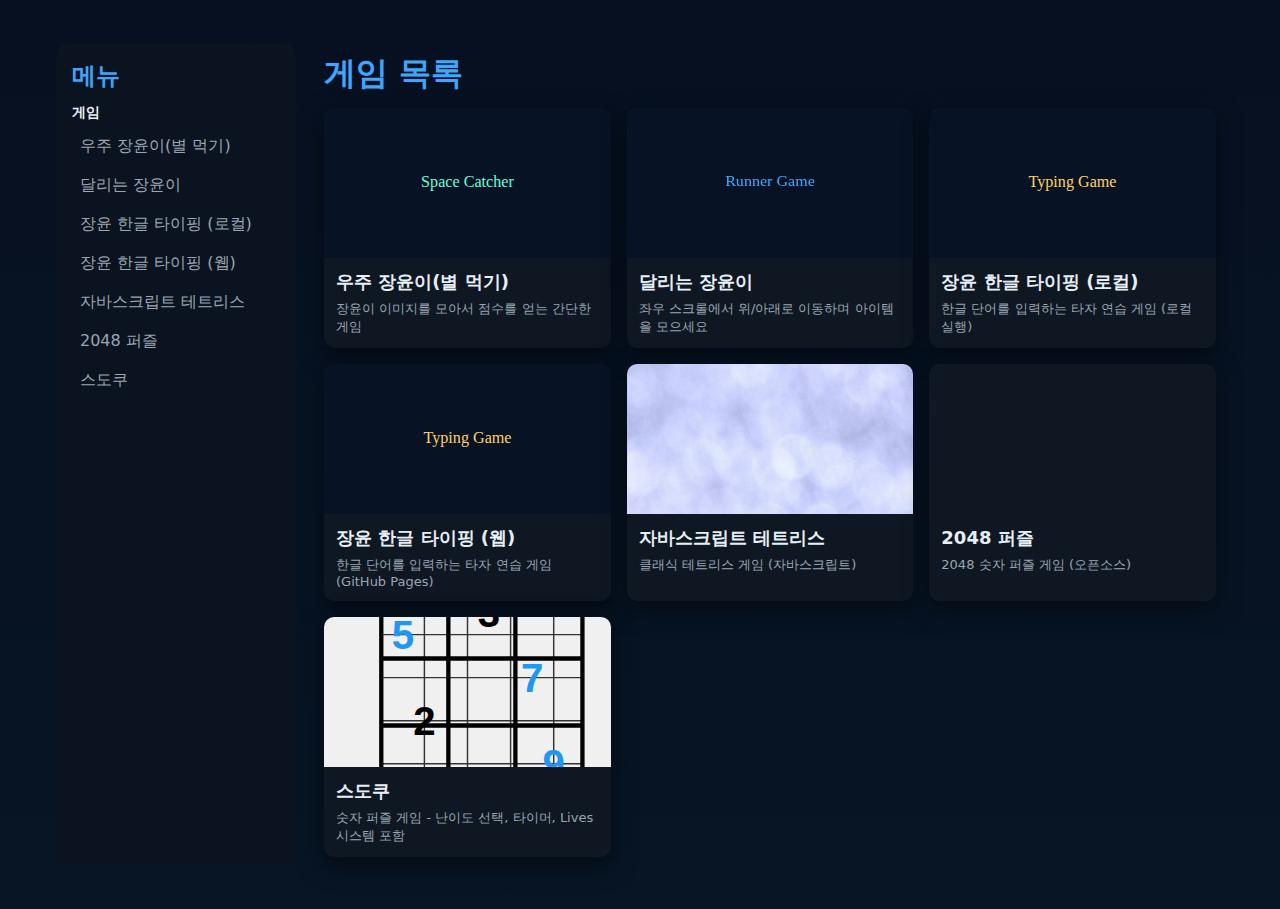
<file: index.html>
<!DOCTYPE html>
<html lang="ko">
<head>
  <meta charset="UTF-8" />
  <meta name="viewport" content="width=device-width, initial-scale=1" />
  <title>장 갓 디 스</title>
  <link rel="stylesheet" href="styles.css" />
</head>
<body>
  <div class="container">
    <nav class="sidebar">
      <h2>메뉴</h2>
      <!-- 메뉴 항목 추가 가능 -->
    </nav>
    <main class="content">
      <h1>게임 목록</h1>
      <div id="gameGrid" class="game-grid"></div>
    </main>
  </div>

  <script src="script.js"></script>
</body>
</html>
</file>
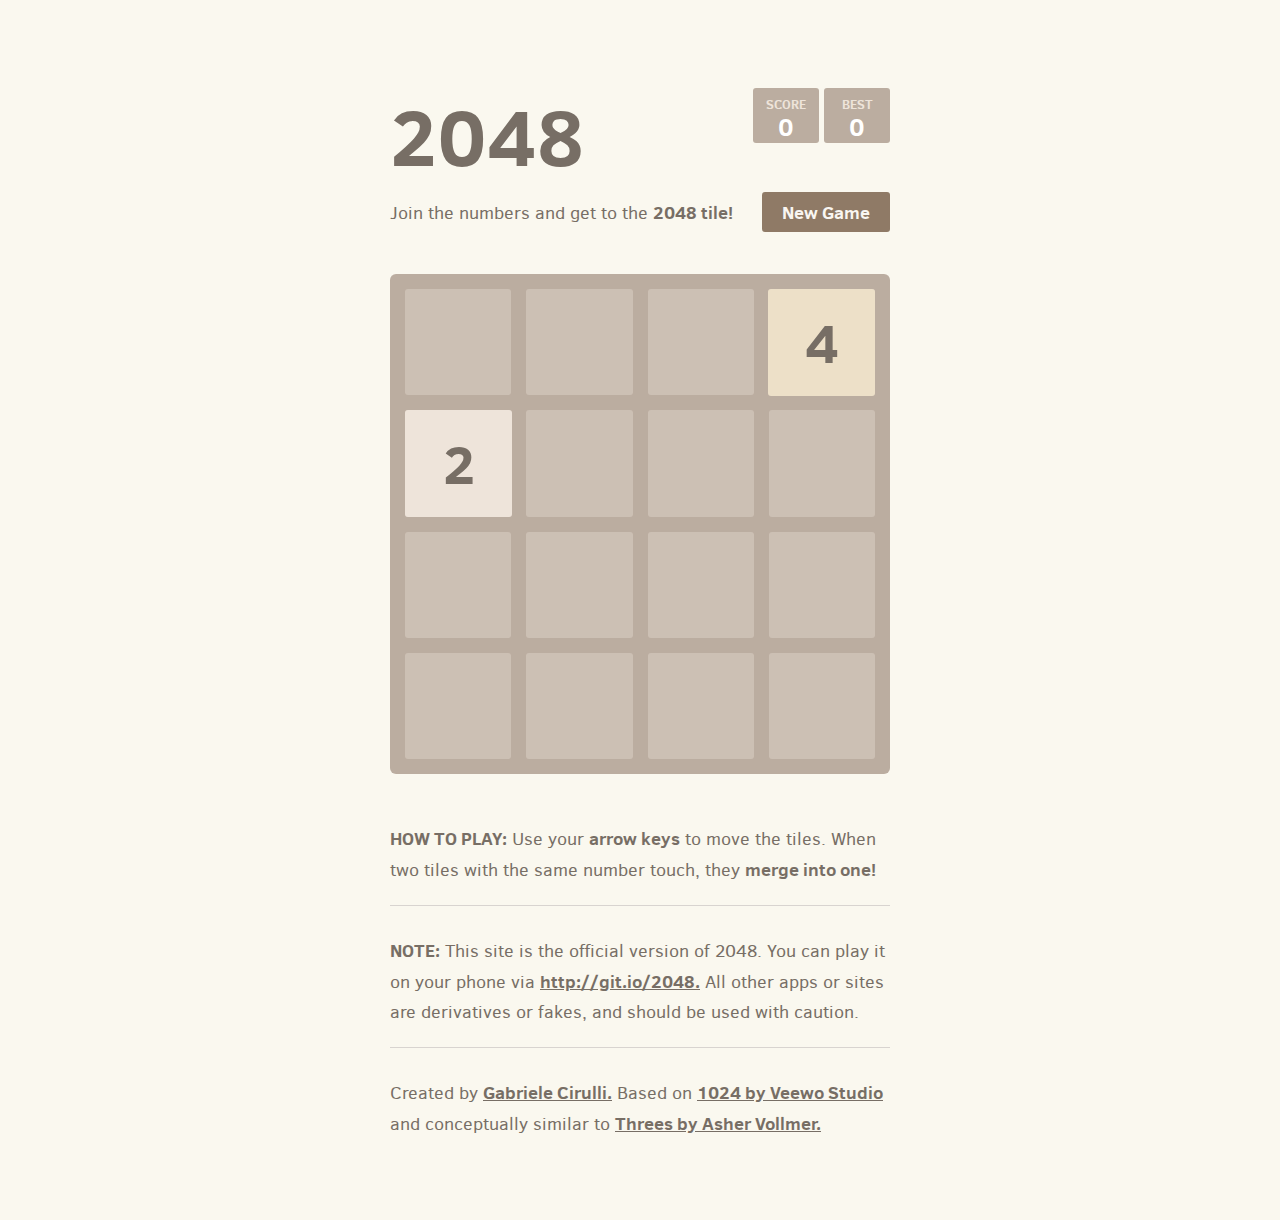
<file: 2048/index.html>
<!DOCTYPE html>
<html>
<head>
  <meta charset="utf-8">
  <title>2048</title>

  <link href="style/main.css" rel="stylesheet" type="text/css">
  <link rel="shortcut icon" href="favicon.ico">
  <link rel="apple-touch-icon" href="meta/apple-touch-icon.png">
  <link rel="apple-touch-startup-image" href="meta/apple-touch-startup-image-640x1096.png" media="(device-width: 320px) and (device-height: 568px) and (-webkit-device-pixel-ratio: 2)"> <!-- iPhone 5+ -->
  <link rel="apple-touch-startup-image" href="meta/apple-touch-startup-image-640x920.png"  media="(device-width: 320px) and (device-height: 480px) and (-webkit-device-pixel-ratio: 2)"> <!-- iPhone, retina -->
  <meta name="apple-mobile-web-app-capable" content="yes">
  <meta name="apple-mobile-web-app-status-bar-style" content="black">

  <meta name="HandheldFriendly" content="True">
  <meta name="MobileOptimized" content="320">
  <meta name="viewport" content="width=device-width, target-densitydpi=160dpi, initial-scale=1.0, maximum-scale=1, user-scalable=no, minimal-ui">
</head>
<body>
  <div class="container">
    <div class="heading">
      <h1 class="title">2048</h1>
      <div class="scores-container">
        <div class="score-container">0</div>
        <div class="best-container">0</div>
      </div>
    </div>

    <div class="above-game">
      <p class="game-intro">Join the numbers and get to the <strong>2048 tile!</strong></p>
      <a class="restart-button">New Game</a>
    </div>

    <div class="game-container">
      <div class="game-message">
        <p></p>
        <div class="lower">
	        <a class="keep-playing-button">Keep going</a>
          <a class="retry-button">Try again</a>
        </div>
      </div>

      <div class="grid-container">
        <div class="grid-row">
          <div class="grid-cell"></div>
          <div class="grid-cell"></div>
          <div class="grid-cell"></div>
          <div class="grid-cell"></div>
        </div>
        <div class="grid-row">
          <div class="grid-cell"></div>
          <div class="grid-cell"></div>
          <div class="grid-cell"></div>
          <div class="grid-cell"></div>
        </div>
        <div class="grid-row">
          <div class="grid-cell"></div>
          <div class="grid-cell"></div>
          <div class="grid-cell"></div>
          <div class="grid-cell"></div>
        </div>
        <div class="grid-row">
          <div class="grid-cell"></div>
          <div class="grid-cell"></div>
          <div class="grid-cell"></div>
          <div class="grid-cell"></div>
        </div>
      </div>

      <div class="tile-container">

      </div>
    </div>

    <p class="game-explanation">
      <strong class="important">How to play:</strong> Use your <strong>arrow keys</strong> to move the tiles. When two tiles with the same number touch, they <strong>merge into one!</strong>
    </p>
    <hr>
    <p>
    <strong class="important">Note:</strong> This site is the official version of 2048. You can play it on your phone via <a href="http://git.io/2048">http://git.io/2048.</a> All other apps or sites are derivatives or fakes, and should be used with caution.
    </p>
    <hr>
    <p>
    Created by <a href="http://gabrielecirulli.com" target="_blank">Gabriele Cirulli.</a> Based on <a href="https://itunes.apple.com/us/app/1024!/id823499224" target="_blank">1024 by Veewo Studio</a> and conceptually similar to <a href="http://asherv.com/threes/" target="_blank">Threes by Asher Vollmer.</a>
    </p>
  </div>

  <script src="js/bind_polyfill.js"></script>
  <script src="js/classlist_polyfill.js"></script>
  <script src="js/animframe_polyfill.js"></script>
  <script src="js/keyboard_input_manager.js"></script>
  <script src="js/html_actuator.js"></script>
  <script src="js/grid.js"></script>
  <script src="js/tile.js"></script>
  <script src="js/local_storage_manager.js"></script>
  <script src="js/game_manager.js"></script>
  <script src="js/application.js"></script>
</body>
</html>
</file>
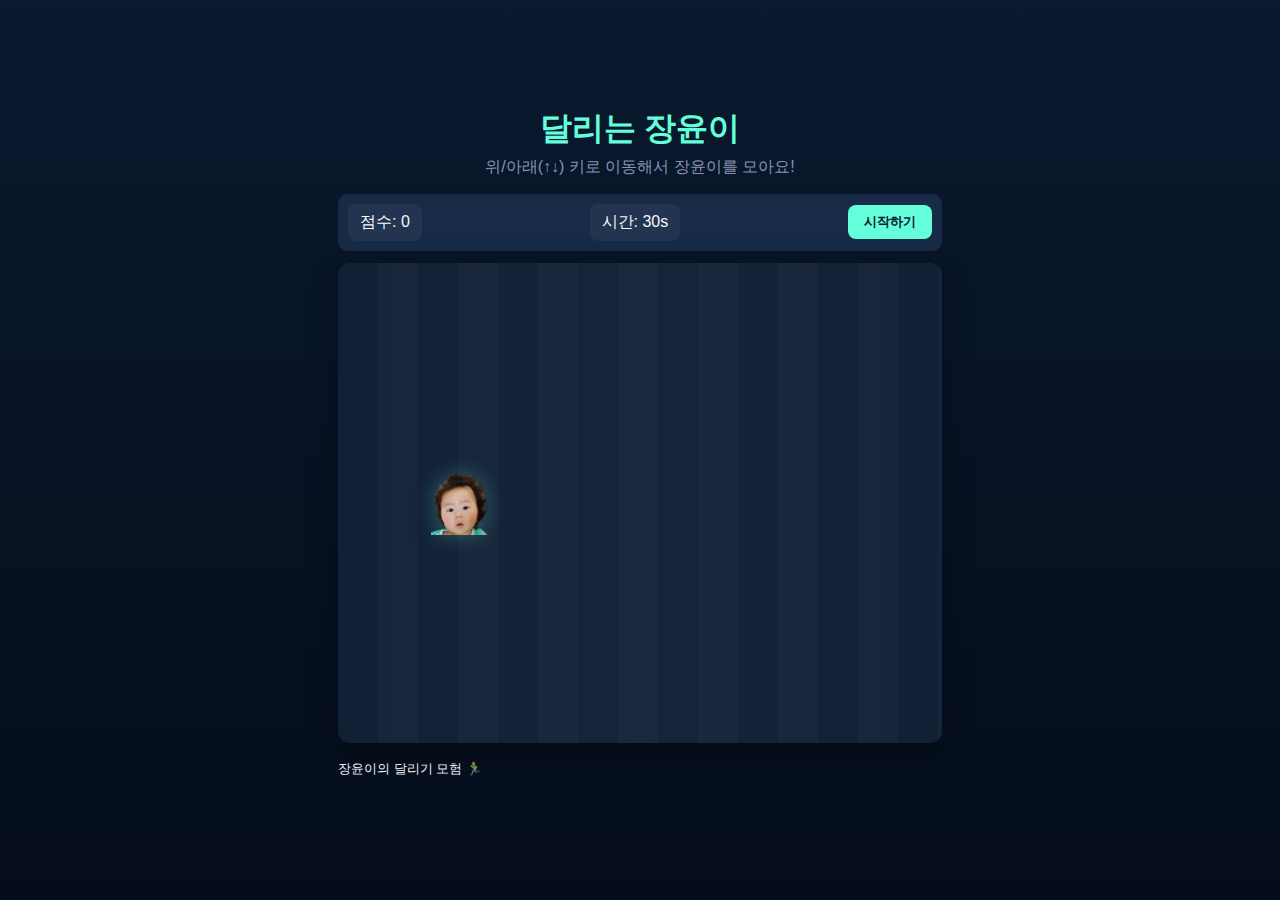
<file: runner-game/index.html>
<!DOCTYPE html>
<html lang="ko">
<head>
  <meta charset="utf-8">
  <meta name="viewport" content="width=device-width,initial-scale=1">
  <title>달리는 장윤이</title>
  <link rel="stylesheet" href="style.css">
</head>
<body>
  <div class="game-wrap">
    <header>
      <h1>달리는 장윤이</h1>
      <p class="sub">위/아래(↑↓) 키로 이동해서 장윤이를 모아요!</p>
    </header>

    <main>
      <div id="hud">
        <div>점수: <span id="score">0</span></div>
        <div>시간: <span id="time">30</span>s</div>
        <button id="startBtn">시작하기</button>
      </div>

      <div id="gameArea" tabindex="0">
        <div class="scrolling-bg" aria-hidden="true">
          <div class="bg-layer"></div>
          <div class="bg-layer"></div>
        </div>
        <div id="player" class="runner" aria-label="플레이어">
          <img src="images/jangyoon.PNG" alt="장윤이" class="player-img">
        </div>
      </div>

      <div id="controls" class="touch-controls">
        <button id="upBtn">▲</button>
        <button id="downBtn">▼</button>
      </div>

      <div id="message" class="hidden"></div>
    </main>

    <footer>
      <p><small>장윤이의 달리기 모험 🏃‍♂️</small></p>
    </footer>
  </div>

  <script src="script.js"></script>
</body>
</html>
</file>
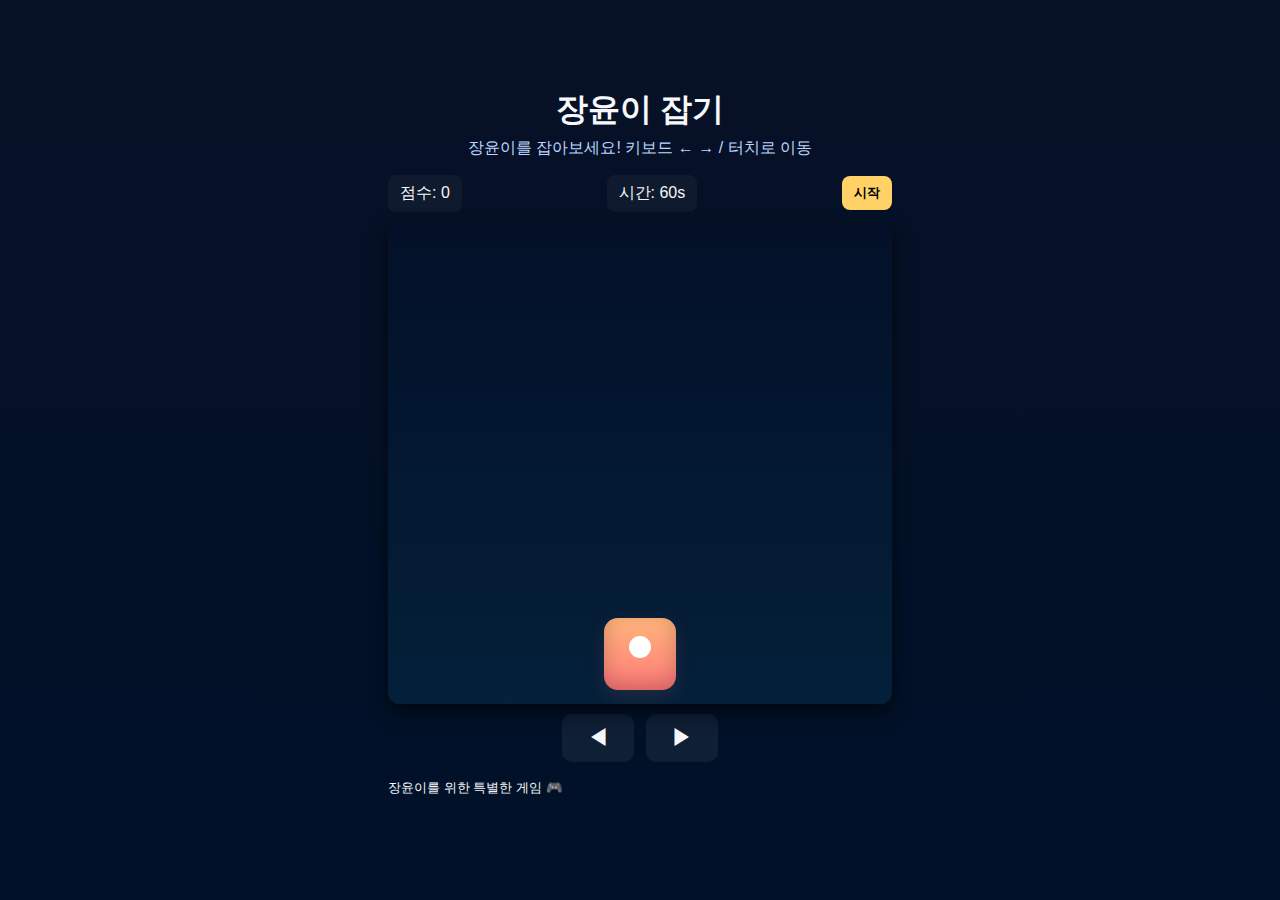
<file: space-catcher/index.html>
<!DOCTYPE html>
<html lang="ko">
<head>
  <meta charset="utf-8">
  <meta name="viewport" content="width=device-width,initial-scale=1">
  <title>장윤이 잡기 게임</title>
  <link rel="stylesheet" href="style.css">
</head>
<body>
  <div class="game-wrap">
    <header>
      <h1>장윤이 잡기</h1>
      <p class="sub">장윤이를 잡아보세요! 키보드 ← → / 터치로 이동</p>
    </header>
    
    <main>
      <div id="hud">
        <div>점수: <span id="score">0</span></div>
        <div>시간: <span id="time">60</span>s</div>
        <button id="startBtn">시작</button>
      </div>

      <div id="gameArea" tabindex="0">
        <div id="player" class="ship" aria-label="플레이어"></div>
      </div>

      <div id="controls">
        <button id="leftBtn">◀</button>
        <button id="rightBtn">▶</button>
      </div>

      <div id="message" class="hidden"></div>
    </main>

    <footer>
      <p><small>장윤이를 위한 특별한 게임 🎮</small></p>
    </footer>
  </div>

  <script src="script.js"></script>
</body>
</html>
</file>
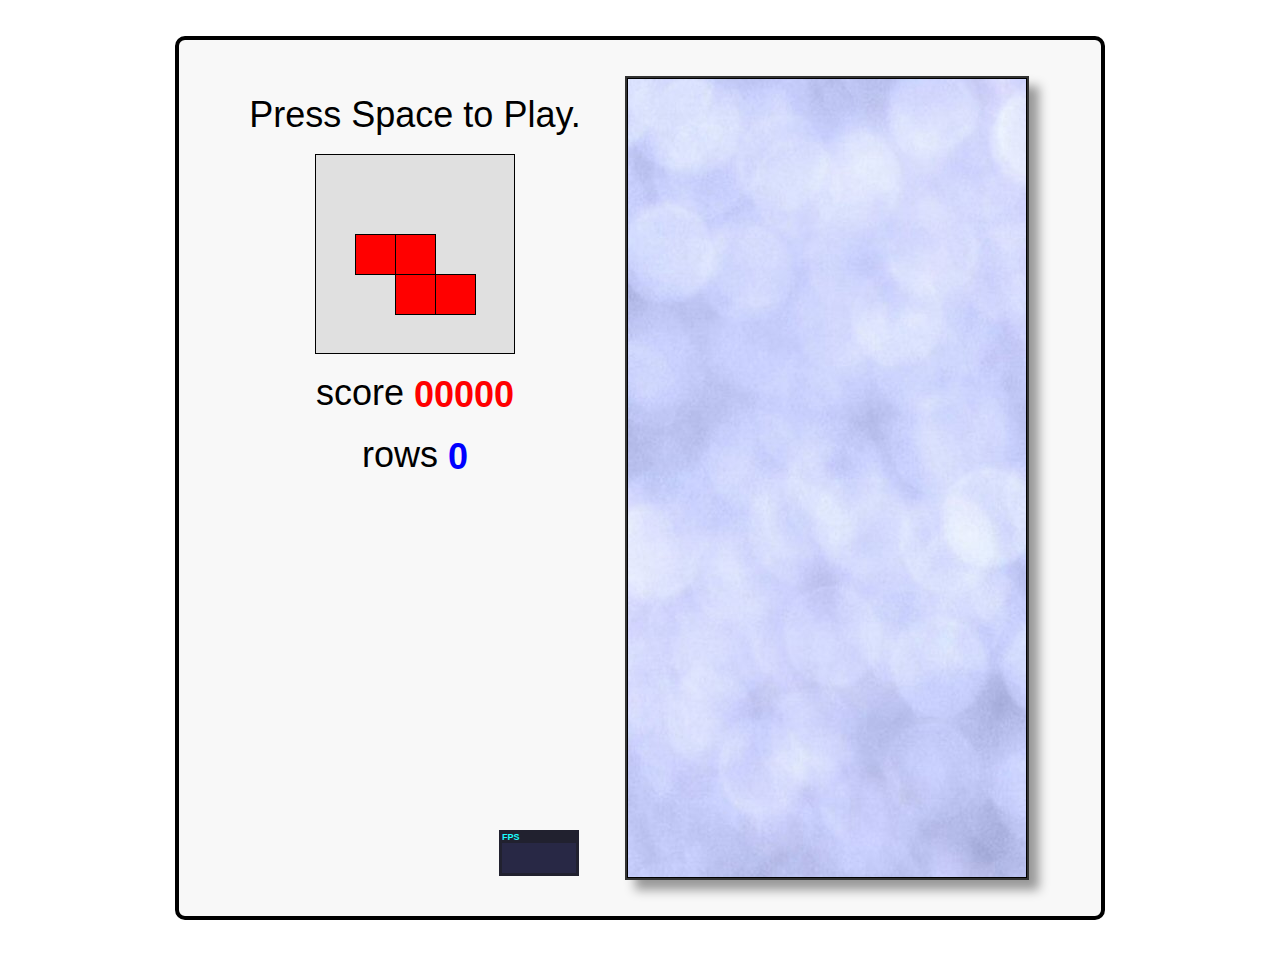
<file: tetris/index.html>
<!DOCTYPE html>
<html>
<head>
  <title>Javascript Tetris</title>
  <style>
    body      { font-family: Helvetica, sans-serif; }
    #tetris   { margin: 1em auto; padding: 1em; border: 4px solid black; border-radius: 10px; background-color: #F8F8F8; }
    #stats    { display: inline-block; vertical-align: top; }
    #canvas   { display: inline-block; vertical-align: top; background: url(texture.jpg); box-shadow: 10px 10px 10px #999; border: 2px solid #333; }
    #menu     { display: inline-block; vertical-align: top; position: relative; }
    #menu p   { margin: 0.5em 0; text-align: center; }
    #menu p a { text-decoration: none; color: black; }
    #upcoming { display: block; margin: 0 auto; background-color: #E0E0E0; }
    #score    { color: red; font-weight: bold; vertical-align: middle; }
    #rows     { color: blue; font-weight: bold; vertical-align: middle; }
    #stats    { position: absolute; bottom: 0em; right: 1em; }
    @media screen and (min-width:   0px) and (min-height:   0px)  { #tetris { font-size: 0.75em; width: 250px; } #menu { width: 100px; height: 200px; } #upcoming { width:  50px; height:  50px; } #canvas { width: 100px; height: 200px; } } /* 10px chunks */
    @media screen and (min-width: 400px) and (min-height: 400px)  { #tetris { font-size: 1.00em; width: 350px; } #menu { width: 150px; height: 300px; } #upcoming { width:  75px; height:  75px; } #canvas { width: 150px; height: 300px; } } /* 15px chunks */
    @media screen and (min-width: 500px) and (min-height: 500px)  { #tetris { font-size: 1.25em; width: 450px; } #menu { width: 200px; height: 400px; } #upcoming { width: 100px; height: 100px; } #canvas { width: 200px; height: 400px; } } /* 20px chunks */
    @media screen and (min-width: 600px) and (min-height: 600px)  { #tetris { font-size: 1.50em; width: 550px; } #menu { width: 250px; height: 500px; } #upcoming { width: 125px; height: 125px; } #canvas { width: 250px; height: 500px; } } /* 25px chunks */
    @media screen and (min-width: 700px) and (min-height: 700px)  { #tetris { font-size: 1.75em; width: 650px; } #menu { width: 300px; height: 600px; } #upcoming { width: 150px; height: 150px; } #canvas { width: 300px; height: 600px; } } /* 30px chunks */
    @media screen and (min-width: 800px) and (min-height: 800px)  { #tetris { font-size: 2.00em; width: 750px; } #menu { width: 350px; height: 700px; } #upcoming { width: 175px; height: 175px; } #canvas { width: 350px; height: 700px; } } /* 35px chunks */
    @media screen and (min-width: 900px) and (min-height: 900px)  { #tetris { font-size: 2.25em; width: 850px; } #menu { width: 400px; height: 800px; } #upcoming { width: 200px; height: 200px; } #canvas { width: 400px; height: 800px; } } /* 40px chunks */
  </style>
</head>

<body>

  <div id="tetris">
    <div id="menu">
      <p id="start"><a href="javascript:play();">Press Space to Play.</a></p>
      <p><canvas id="upcoming"></canvas></p>
      <p>score <span id="score">00000</span></p>
      <p>rows <span id="rows">0</span></p>
    </div>
    <canvas id="canvas">
      Sorry, this example cannot be run because your browser does not support the &lt;canvas&gt; element
    </canvas>
  </div>

  <script src="stats.js"></script>
  <script>

    //-------------------------------------------------------------------------
    // base helper methods
    //-------------------------------------------------------------------------

    function get(id)        { return document.getElementById(id);  }
    function hide(id)       { get(id).style.visibility = 'hidden'; }
    function show(id)       { get(id).style.visibility = null;     }
    function html(id, html) { get(id).innerHTML = html;            }

    function timestamp()           { return new Date().getTime();                             }
    function random(min, max)      { return (min + (Math.random() * (max - min)));            }
    function randomChoice(choices) { return choices[Math.round(random(0, choices.length-1))]; }

    if (!window.requestAnimationFrame) { // http://paulirish.com/2011/requestanimationframe-for-smart-animating/
      window.requestAnimationFrame = window.webkitRequestAnimationFrame ||
                                     window.mozRequestAnimationFrame    ||
                                     window.oRequestAnimationFrame      ||
                                     window.msRequestAnimationFrame     ||
                                     function(callback, element) {
                                       window.setTimeout(callback, 1000 / 60);
                                     }
    }

    //-------------------------------------------------------------------------
    // game constants
    //-------------------------------------------------------------------------

    var KEY     = { ESC: 27, SPACE: 32, LEFT: 37, UP: 38, RIGHT: 39, DOWN: 40 },
        DIR     = { UP: 0, RIGHT: 1, DOWN: 2, LEFT: 3, MIN: 0, MAX: 3 },
        stats   = new Stats(),
        canvas  = get('canvas'),
        ctx     = canvas.getContext('2d'),
        ucanvas = get('upcoming'),
        uctx    = ucanvas.getContext('2d'),
        speed   = { start: 0.6, decrement: 0.005, min: 0.1 }, // how long before piece drops by 1 row (seconds)
        nx      = 10, // width of tetris court (in blocks)
        ny      = 20, // height of tetris court (in blocks)
        nu      = 5;  // width/height of upcoming preview (in blocks)

    //-------------------------------------------------------------------------
    // game variables (initialized during reset)
    //-------------------------------------------------------------------------

    var dx, dy,        // pixel size of a single tetris block
        blocks,        // 2 dimensional array (nx*ny) representing tetris court - either empty block or occupied by a 'piece'
        actions,       // queue of user actions (inputs)
        playing,       // true|false - game is in progress
        dt,            // time since starting this game
        current,       // the current piece
        next,          // the next piece
        score,         // the current score
        vscore,        // the currently displayed score (it catches up to score in small chunks - like a spinning slot machine)
        rows,          // number of completed rows in the current game
        step;          // how long before current piece drops by 1 row

    //-------------------------------------------------------------------------
    // tetris pieces
    //
    // blocks: each element represents a rotation of the piece (0, 90, 180, 270)
    //         each element is a 16 bit integer where the 16 bits represent
    //         a 4x4 set of blocks, e.g. j.blocks[0] = 0x44C0
    //
    //             0100 = 0x4 << 3 = 0x4000
    //             0100 = 0x4 << 2 = 0x0400
    //             1100 = 0xC << 1 = 0x00C0
    //             0000 = 0x0 << 0 = 0x0000
    //                               ------
    //                               0x44C0
    //
    //-------------------------------------------------------------------------

    var i = { size: 4, blocks: [0x0F00, 0x2222, 0x00F0, 0x4444], color: 'cyan'   };
    var j = { size: 3, blocks: [0x44C0, 0x8E00, 0x6440, 0x0E20], color: 'blue'   };
    var l = { size: 3, blocks: [0x4460, 0x0E80, 0xC440, 0x2E00], color: 'orange' };
    var o = { size: 2, blocks: [0xCC00, 0xCC00, 0xCC00, 0xCC00], color: 'yellow' };
    var s = { size: 3, blocks: [0x06C0, 0x8C40, 0x6C00, 0x4620], color: 'green'  };
    var t = { size: 3, blocks: [0x0E40, 0x4C40, 0x4E00, 0x4640], color: 'purple' };
    var z = { size: 3, blocks: [0x0C60, 0x4C80, 0xC600, 0x2640], color: 'red'    };

    //------------------------------------------------
    // do the bit manipulation and iterate through each
    // occupied block (x,y) for a given piece
    //------------------------------------------------
    function eachblock(type, x, y, dir, fn) {
      var bit, result, row = 0, col = 0, blocks = type.blocks[dir];
      for(bit = 0x8000 ; bit > 0 ; bit = bit >> 1) {
        if (blocks & bit) {
          fn(x + col, y + row);
        }
        if (++col === 4) {
          col = 0;
          ++row;
        }
      }
    }

    //-----------------------------------------------------
    // check if a piece can fit into a position in the grid
    //-----------------------------------------------------
    function occupied(type, x, y, dir) {
      var result = false
      eachblock(type, x, y, dir, function(x, y) {
        if ((x < 0) || (x >= nx) || (y < 0) || (y >= ny) || getBlock(x,y))
          result = true;
      });
      return result;
    }

    function unoccupied(type, x, y, dir) {
      return !occupied(type, x, y, dir);
    }

    //-----------------------------------------
    // start with 4 instances of each piece and
    // pick randomly until the 'bag is empty'
    //-----------------------------------------
    var pieces = [];
    function randomPiece() {
      if (pieces.length == 0)
        pieces = [i,i,i,i,j,j,j,j,l,l,l,l,o,o,o,o,s,s,s,s,t,t,t,t,z,z,z,z];
      var type = pieces.splice(random(0, pieces.length-1), 1)[0];
      return { type: type, dir: DIR.UP, x: Math.round(random(0, nx - type.size)), y: 0 };
    }


    //-------------------------------------------------------------------------
    // GAME LOOP
    //-------------------------------------------------------------------------

    function run() {

      showStats(); // initialize FPS counter
      addEvents(); // attach keydown and resize events

      var last = now = timestamp();
      function frame() {
        now = timestamp();
        update(Math.min(1, (now - last) / 1000.0)); // using requestAnimationFrame have to be able to handle large delta's caused when it 'hibernates' in a background or non-visible tab
        draw();
        stats.update();
        last = now;
        requestAnimationFrame(frame, canvas);
      }

      resize(); // setup all our sizing information
      reset();  // reset the per-game variables
      frame();  // start the first frame

    }

    function showStats() {
      stats.domElement.id = 'stats';
      get('menu').appendChild(stats.domElement);
    }

    function addEvents() {
      document.addEventListener('keydown', keydown, false);
      window.addEventListener('resize', resize, false);
    }

    function resize(event) {
      canvas.width   = canvas.clientWidth;  // set canvas logical size equal to its physical size
      canvas.height  = canvas.clientHeight; // (ditto)
      ucanvas.width  = ucanvas.clientWidth;
      ucanvas.height = ucanvas.clientHeight;
      dx = canvas.width  / nx; // pixel size of a single tetris block
      dy = canvas.height / ny; // (ditto)
      invalidate();
      invalidateNext();
    }

    function keydown(ev) {
      var handled = false;
      if (playing) {
        switch(ev.keyCode) {
          case KEY.LEFT:   actions.push(DIR.LEFT);  handled = true; break;
          case KEY.RIGHT:  actions.push(DIR.RIGHT); handled = true; break;
          case KEY.UP:     actions.push(DIR.UP);    handled = true; break;
          case KEY.DOWN:   actions.push(DIR.DOWN);  handled = true; break;
          case KEY.ESC:    lose();                  handled = true; break;
        }
      }
      else if (ev.keyCode == KEY.SPACE) {
        play();
        handled = true;
      }
      if (handled)
        ev.preventDefault(); // prevent arrow keys from scrolling the page (supported in IE9+ and all other browsers)
    }

    //-------------------------------------------------------------------------
    // GAME LOGIC
    //-------------------------------------------------------------------------

    function play() { hide('start'); reset();          playing = true;  }
    function lose() { show('start'); setVisualScore(); playing = false; }

    function setVisualScore(n)      { vscore = n || score; invalidateScore(); }
    function setScore(n)            { score = n; setVisualScore(n);  }
    function addScore(n)            { score = score + n;   }
    function clearScore()           { setScore(0); }
    function clearRows()            { setRows(0); }
    function setRows(n)             { rows = n; step = Math.max(speed.min, speed.start - (speed.decrement*rows)); invalidateRows(); }
    function addRows(n)             { setRows(rows + n); }
    function getBlock(x,y)          { return (blocks && blocks[x] ? blocks[x][y] : null); }
    function setBlock(x,y,type)     { blocks[x] = blocks[x] || []; blocks[x][y] = type; invalidate(); }
    function clearBlocks()          { blocks = []; invalidate(); }
    function clearActions()         { actions = []; }
    function setCurrentPiece(piece) { current = piece || randomPiece(); invalidate();     }
    function setNextPiece(piece)    { next    = piece || randomPiece(); invalidateNext(); }

    function reset() {
      dt = 0;
      clearActions();
      clearBlocks();
      clearRows();
      clearScore();
      setCurrentPiece(next);
      setNextPiece();
    }

    function update(idt) {
      if (playing) {
        if (vscore < score)
          setVisualScore(vscore + 1);
        handle(actions.shift());
        dt = dt + idt;
        if (dt > step) {
          dt = dt - step;
          drop();
        }
      }
    }

    function handle(action) {
      switch(action) {
        case DIR.LEFT:  move(DIR.LEFT);  break;
        case DIR.RIGHT: move(DIR.RIGHT); break;
        case DIR.UP:    rotate();        break;
        case DIR.DOWN:  drop();          break;
      }
    }

    function move(dir) {
      var x = current.x, y = current.y;
      switch(dir) {
        case DIR.RIGHT: x = x + 1; break;
        case DIR.LEFT:  x = x - 1; break;
        case DIR.DOWN:  y = y + 1; break;
      }
      if (unoccupied(current.type, x, y, current.dir)) {
        current.x = x;
        current.y = y;
        invalidate();
        return true;
      }
      else {
        return false;
      }
    }

    function rotate() {
      var newdir = (current.dir == DIR.MAX ? DIR.MIN : current.dir + 1);
      if (unoccupied(current.type, current.x, current.y, newdir)) {
        current.dir = newdir;
        invalidate();
      }
    }

    function drop() {
      if (!move(DIR.DOWN)) {
        addScore(10);
        dropPiece();
        removeLines();
        setCurrentPiece(next);
        setNextPiece(randomPiece());
        clearActions();
        if (occupied(current.type, current.x, current.y, current.dir)) {
          lose();
        }
      }
    }

    function dropPiece() {
      eachblock(current.type, current.x, current.y, current.dir, function(x, y) {
        setBlock(x, y, current.type);
      });
    }

    function removeLines() {
      var x, y, complete, n = 0;
      for(y = ny ; y > 0 ; --y) {
        complete = true;
        for(x = 0 ; x < nx ; ++x) {
          if (!getBlock(x, y))
            complete = false;
        }
        if (complete) {
          removeLine(y);
          y = y + 1; // recheck same line
          n++;
        }
      }
      if (n > 0) {
        addRows(n);
        addScore(100*Math.pow(2,n-1)); // 1: 100, 2: 200, 3: 400, 4: 800
      }
    }

    function removeLine(n) {
      var x, y;
      for(y = n ; y >= 0 ; --y) {
        for(x = 0 ; x < nx ; ++x)
          setBlock(x, y, (y == 0) ? null : getBlock(x, y-1));
      }
    }

    //-------------------------------------------------------------------------
    // RENDERING
    //-------------------------------------------------------------------------

    var invalid = {};

    function invalidate()         { invalid.court  = true; }
    function invalidateNext()     { invalid.next   = true; }
    function invalidateScore()    { invalid.score  = true; }
    function invalidateRows()     { invalid.rows   = true; }

    function draw() {
      ctx.save();
      ctx.lineWidth = 1;
      ctx.translate(0.5, 0.5); // for crisp 1px black lines
      drawCourt();
      drawNext();
      drawScore();
      drawRows();
      ctx.restore();
    }

    function drawCourt() {
      if (invalid.court) {
        ctx.clearRect(0, 0, canvas.width, canvas.height);
        if (playing)
          drawPiece(ctx, current.type, current.x, current.y, current.dir);
        var x, y, block;
        for(y = 0 ; y < ny ; y++) {
          for (x = 0 ; x < nx ; x++) {
            if (block = getBlock(x,y))
              drawBlock(ctx, x, y, block.color);
          }
        }
        ctx.strokeRect(0, 0, nx*dx - 1, ny*dy - 1); // court boundary
        invalid.court = false;
      }
    }

    function drawNext() {
      if (invalid.next) {
        var padding = (nu - next.type.size) / 2; // half-arsed attempt at centering next piece display
        uctx.save();
        uctx.translate(0.5, 0.5);
        uctx.clearRect(0, 0, nu*dx, nu*dy);
        drawPiece(uctx, next.type, padding, padding, next.dir);
        uctx.strokeStyle = 'black';
        uctx.strokeRect(0, 0, nu*dx - 1, nu*dy - 1);
        uctx.restore();
        invalid.next = false;
      }
    }

    function drawScore() {
      if (invalid.score) {
        html('score', ("00000" + Math.floor(vscore)).slice(-5));
        invalid.score = false;
      }
    }

    function drawRows() {
      if (invalid.rows) {
        html('rows', rows);
        invalid.rows = false;
      }
    }

    function drawPiece(ctx, type, x, y, dir) {
      eachblock(type, x, y, dir, function(x, y) {
        drawBlock(ctx, x, y, type.color);
      });
    }

    function drawBlock(ctx, x, y, color) {
      ctx.fillStyle = color;
      ctx.fillRect(x*dx, y*dy, dx, dy);
      ctx.strokeRect(x*dx, y*dy, dx, dy)
    }

    //-------------------------------------------------------------------------
    // FINALLY, lets run the game
    //-------------------------------------------------------------------------

    run();

  </script>

</body>
</html>
</file>
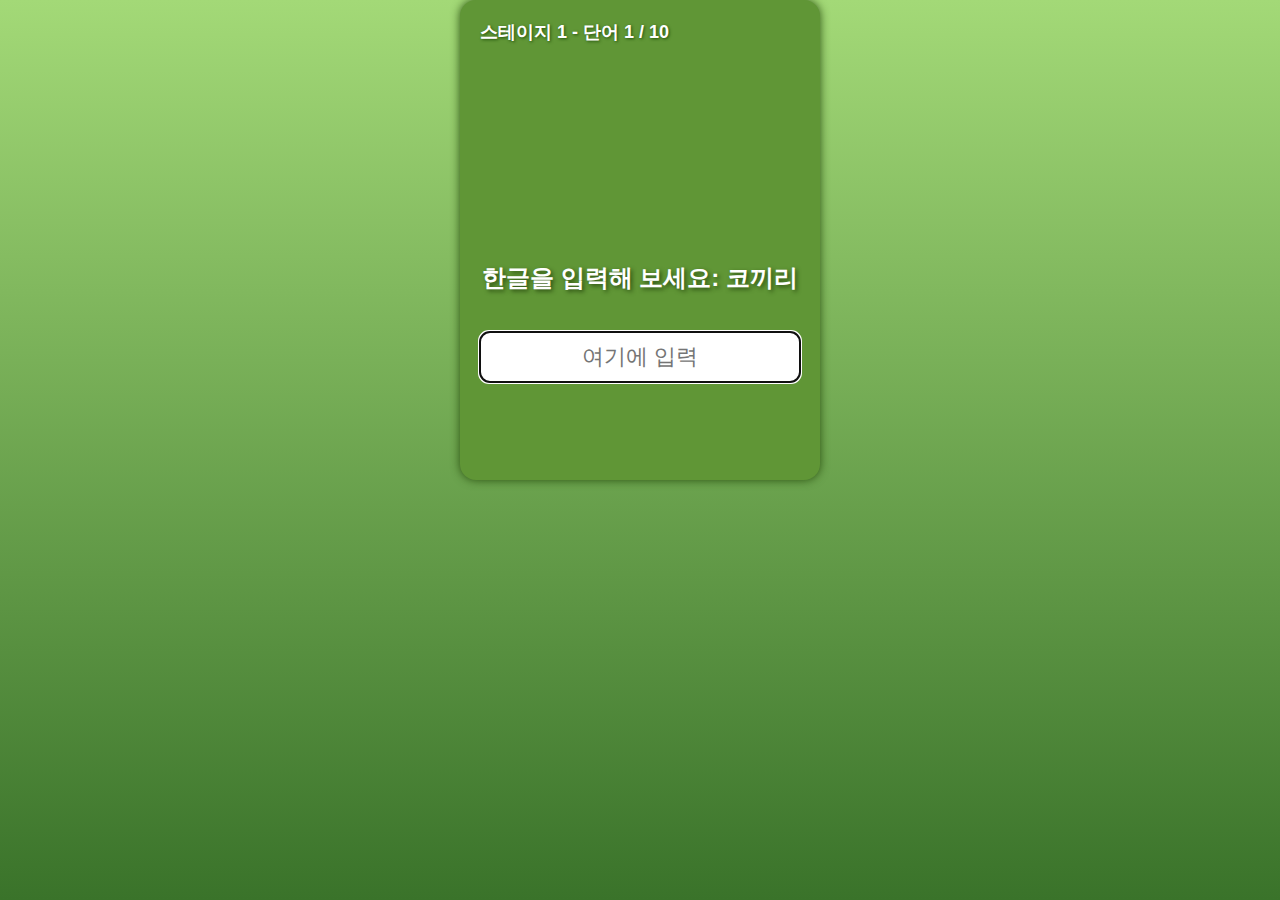
<file: typing/index.html>
<!DOCTYPE html>
<html lang="ko">
<head>
<meta charset="UTF-8" />
<meta name="viewport" content="width=device-width, initial-scale=1" />
<title>장윤 한글 타이핑 게임</title>
<link rel="stylesheet" href="style.css" />
</head>
<body>
  <div class="game-container">
    <div class="stage-info">스테이지 1 - 단어 1 / 10</div>
    <div class="elephant" title="코끼리 장윤"></div>
    <div class="mission" id="missionText">한글을 입력해 보세요: 코끼리</div>
    <input type="text" id="userInput" placeholder="여기에 입력" autocomplete="off" />
    <div class="message" id="message"></div>
    <button class="next-btn" id="nextBtn">다음 스테이지</button>
  </div>

<script src="script.js"></script>
</body>
</html>
</file>
<file: styles.css>
:root{
  --bg:#0f1724;
  --panel:#0b1220;
  --muted:#9aa6b2;
  --accent:#3ea6ff;
  --card:#0e1722;
  --text:#e6eef6;
}
*{box-sizing:border-box}
body{margin:0;font-family:Segoe UI, 'Noto Sans KR', system-ui;background:linear-gradient(180deg,#071021,#071525);color:var(--text)}
.container{display:grid;grid-template-columns:240px 1fr;gap:20px;max-width:1200px;margin:28px auto;padding:16px}
.sidebar{background:var(--panel);border-radius:10px;padding:16px;color:var(--muted);min-height:400px}
.sidebar h2{color:var(--accent);margin:0 0 12px}
.menu-section h4{margin:8px 0;color:var(--text);font-size:14px}
.menu-items{list-style:none;padding:0;margin:0}
.menu-items li{padding:6px 8px;border-radius:6px;color:var(--muted);margin-bottom:6px}
.content{padding:8px}
.content h1{margin:0 0 12px;color:var(--accent)}
.game-grid{display:grid;grid-template-columns:repeat(auto-fill,minmax(260px,1fr));gap:16px}
.game-tile{display:block;background:var(--card);border-radius:10px;overflow:hidden;text-decoration:none;color:inherit;box-shadow:0 8px 24px rgba(0,0,0,0.5);transition:transform 0.14s,box-shadow 0.14s}
.game-tile:hover{transform:translateY(-6px);box-shadow:0 20px 40px rgba(0,0,0,0.6)}
.game-thumbnail{width:100%;height:150px;background-size:cover;background-position:center}
.game-info{padding:12px}
.game-title{margin:0 0 6px;font-size:18px}
.game-description{margin:0;color:var(--muted);font-size:13px}
.empty{color:var(--muted);padding:24px}

@media (max-width:900px){
  .container{grid-template-columns:1fr;padding:12px}
  /* On narrow screens hide the sidebar to avoid duplicate '메뉴' / '게임' at bottom */
  .sidebar{display:none}
}
</file>
<file: 2048/style/main.css>
@import url(fonts/clear-sans.css);
html, body {
  margin: 0;
  padding: 0;
  background: #faf8ef;
  color: #776e65;
  font-family: "Clear Sans", "Helvetica Neue", Arial, sans-serif;
  font-size: 18px; }

body {
  margin: 80px 0; }

.heading:after {
  content: "";
  display: block;
  clear: both; }

h1.title {
  font-size: 80px;
  font-weight: bold;
  margin: 0;
  display: block;
  float: left; }

@-webkit-keyframes move-up {
  0% {
    top: 25px;
    opacity: 1; }

  100% {
    top: -50px;
    opacity: 0; } }
@-moz-keyframes move-up {
  0% {
    top: 25px;
    opacity: 1; }

  100% {
    top: -50px;
    opacity: 0; } }
@keyframes move-up {
  0% {
    top: 25px;
    opacity: 1; }

  100% {
    top: -50px;
    opacity: 0; } }
.scores-container {
  float: right;
  text-align: right; }

.score-container, .best-container {
  position: relative;
  display: inline-block;
  background: #bbada0;
  padding: 15px 25px;
  font-size: 25px;
  height: 25px;
  line-height: 47px;
  font-weight: bold;
  border-radius: 3px;
  color: white;
  margin-top: 8px;
  text-align: center; }
  .score-container:after, .best-container:after {
    position: absolute;
    width: 100%;
    top: 10px;
    left: 0;
    text-transform: uppercase;
    font-size: 13px;
    line-height: 13px;
    text-align: center;
    color: #eee4da; }
  .score-container .score-addition, .best-container .score-addition {
    position: absolute;
    right: 30px;
    color: red;
    font-size: 25px;
    line-height: 25px;
    font-weight: bold;
    color: rgba(119, 110, 101, 0.9);
    z-index: 100;
    -webkit-animation: move-up 600ms ease-in;
    -moz-animation: move-up 600ms ease-in;
    animation: move-up 600ms ease-in;
    -webkit-animation-fill-mode: both;
    -moz-animation-fill-mode: both;
    animation-fill-mode: both; }

.score-container:after {
  content: "Score"; }

.best-container:after {
  content: "Best"; }

p {
  margin-top: 0;
  margin-bottom: 10px;
  line-height: 1.65; }

a {
  color: #776e65;
  font-weight: bold;
  text-decoration: underline;
  cursor: pointer; }

strong.important {
  text-transform: uppercase; }

hr {
  border: none;
  border-bottom: 1px solid #d8d4d0;
  margin-top: 20px;
  margin-bottom: 30px; }

.container {
  width: 500px;
  margin: 0 auto; }

@-webkit-keyframes fade-in {
  0% {
    opacity: 0; }

  100% {
    opacity: 1; } }
@-moz-keyframes fade-in {
  0% {
    opacity: 0; }

  100% {
    opacity: 1; } }
@keyframes fade-in {
  0% {
    opacity: 0; }

  100% {
    opacity: 1; } }
.game-container {
  margin-top: 40px;
  position: relative;
  padding: 15px;
  cursor: default;
  -webkit-touch-callout: none;
  -ms-touch-callout: none;
  -webkit-user-select: none;
  -moz-user-select: none;
  -ms-user-select: none;
  -ms-touch-action: none;
  touch-action: none;
  background: #bbada0;
  border-radius: 6px;
  width: 500px;
  height: 500px;
  -webkit-box-sizing: border-box;
  -moz-box-sizing: border-box;
  box-sizing: border-box; }
  .game-container .game-message {
    display: none;
    position: absolute;
    top: 0;
    right: 0;
    bottom: 0;
    left: 0;
    background: rgba(238, 228, 218, 0.5);
    z-index: 100;
    text-align: center;
    -webkit-animation: fade-in 800ms ease 1200ms;
    -moz-animation: fade-in 800ms ease 1200ms;
    animation: fade-in 800ms ease 1200ms;
    -webkit-animation-fill-mode: both;
    -moz-animation-fill-mode: both;
    animation-fill-mode: both; }
    .game-container .game-message p {
      font-size: 60px;
      font-weight: bold;
      height: 60px;
      line-height: 60px;
      margin-top: 222px; }
    .game-container .game-message .lower {
      display: block;
      margin-top: 59px; }
    .game-container .game-message a {
      display: inline-block;
      background: #8f7a66;
      border-radius: 3px;
      padding: 0 20px;
      text-decoration: none;
      color: #f9f6f2;
      height: 40px;
      line-height: 42px;
      margin-left: 9px; }
      .game-container .game-message a.keep-playing-button {
        display: none; }
    .game-container .game-message.game-won {
      background: rgba(237, 194, 46, 0.5);
      color: #f9f6f2; }
      .game-container .game-message.game-won a.keep-playing-button {
        display: inline-block; }
    .game-container .game-message.game-won, .game-container .game-message.game-over {
      display: block; }

.grid-container {
  position: absolute;
  z-index: 1; }

.grid-row {
  margin-bottom: 15px; }
  .grid-row:last-child {
    margin-bottom: 0; }
  .grid-row:after {
    content: "";
    display: block;
    clear: both; }

.grid-cell {
  width: 106.25px;
  height: 106.25px;
  margin-right: 15px;
  float: left;
  border-radius: 3px;
  background: rgba(238, 228, 218, 0.35); }
  .grid-cell:last-child {
    margin-right: 0; }

.tile-container {
  position: absolute;
  z-index: 2; }

.tile, .tile .tile-inner {
  width: 107px;
  height: 107px;
  line-height: 107px; }
.tile.tile-position-1-1 {
  -webkit-transform: translate(0px, 0px);
  -moz-transform: translate(0px, 0px);
  -ms-transform: translate(0px, 0px);
  transform: translate(0px, 0px); }
.tile.tile-position-1-2 {
  -webkit-transform: translate(0px, 121px);
  -moz-transform: translate(0px, 121px);
  -ms-transform: translate(0px, 121px);
  transform: translate(0px, 121px); }
.tile.tile-position-1-3 {
  -webkit-transform: translate(0px, 242px);
  -moz-transform: translate(0px, 242px);
  -ms-transform: translate(0px, 242px);
  transform: translate(0px, 242px); }
.tile.tile-position-1-4 {
  -webkit-transform: translate(0px, 363px);
  -moz-transform: translate(0px, 363px);
  -ms-transform: translate(0px, 363px);
  transform: translate(0px, 363px); }
.tile.tile-position-2-1 {
  -webkit-transform: translate(121px, 0px);
  -moz-transform: translate(121px, 0px);
  -ms-transform: translate(121px, 0px);
  transform: translate(121px, 0px); }
.tile.tile-position-2-2 {
  -webkit-transform: translate(121px, 121px);
  -moz-transform: translate(121px, 121px);
  -ms-transform: translate(121px, 121px);
  transform: translate(121px, 121px); }
.tile.tile-position-2-3 {
  -webkit-transform: translate(121px, 242px);
  -moz-transform: translate(121px, 242px);
  -ms-transform: translate(121px, 242px);
  transform: translate(121px, 242px); }
.tile.tile-position-2-4 {
  -webkit-transform: translate(121px, 363px);
  -moz-transform: translate(121px, 363px);
  -ms-transform: translate(121px, 363px);
  transform: translate(121px, 363px); }
.tile.tile-position-3-1 {
  -webkit-transform: translate(242px, 0px);
  -moz-transform: translate(242px, 0px);
  -ms-transform: translate(242px, 0px);
  transform: translate(242px, 0px); }
.tile.tile-position-3-2 {
  -webkit-transform: translate(242px, 121px);
  -moz-transform: translate(242px, 121px);
  -ms-transform: translate(242px, 121px);
  transform: translate(242px, 121px); }
.tile.tile-position-3-3 {
  -webkit-transform: translate(242px, 242px);
  -moz-transform: translate(242px, 242px);
  -ms-transform: translate(242px, 242px);
  transform: translate(242px, 242px); }
.tile.tile-position-3-4 {
  -webkit-transform: translate(242px, 363px);
  -moz-transform: translate(242px, 363px);
  -ms-transform: translate(242px, 363px);
  transform: translate(242px, 363px); }
.tile.tile-position-4-1 {
  -webkit-transform: translate(363px, 0px);
  -moz-transform: translate(363px, 0px);
  -ms-transform: translate(363px, 0px);
  transform: translate(363px, 0px); }
.tile.tile-position-4-2 {
  -webkit-transform: translate(363px, 121px);
  -moz-transform: translate(363px, 121px);
  -ms-transform: translate(363px, 121px);
  transform: translate(363px, 121px); }
.tile.tile-position-4-3 {
  -webkit-transform: translate(363px, 242px);
  -moz-transform: translate(363px, 242px);
  -ms-transform: translate(363px, 242px);
  transform: translate(363px, 242px); }
.tile.tile-position-4-4 {
  -webkit-transform: translate(363px, 363px);
  -moz-transform: translate(363px, 363px);
  -ms-transform: translate(363px, 363px);
  transform: translate(363px, 363px); }

.tile {
  position: absolute;
  -webkit-transition: 100ms ease-in-out;
  -moz-transition: 100ms ease-in-out;
  transition: 100ms ease-in-out;
  -webkit-transition-property: -webkit-transform;
  -moz-transition-property: -moz-transform;
  transition-property: transform; }
  .tile .tile-inner {
    border-radius: 3px;
    background: #eee4da;
    text-align: center;
    font-weight: bold;
    z-index: 10;
    font-size: 55px; }
  .tile.tile-2 .tile-inner {
    background: #eee4da;
    box-shadow: 0 0 30px 10px rgba(243, 215, 116, 0), inset 0 0 0 1px rgba(255, 255, 255, 0); }
  .tile.tile-4 .tile-inner {
    background: #ede0c8;
    box-shadow: 0 0 30px 10px rgba(243, 215, 116, 0), inset 0 0 0 1px rgba(255, 255, 255, 0); }
  .tile.tile-8 .tile-inner {
    color: #f9f6f2;
    background: #f2b179; }
  .tile.tile-16 .tile-inner {
    color: #f9f6f2;
    background: #f59563; }
  .tile.tile-32 .tile-inner {
    color: #f9f6f2;
    background: #f67c5f; }
  .tile.tile-64 .tile-inner {
    color: #f9f6f2;
    background: #f65e3b; }
  .tile.tile-128 .tile-inner {
    color: #f9f6f2;
    background: #edcf72;
    box-shadow: 0 0 30px 10px rgba(243, 215, 116, 0.2381), inset 0 0 0 1px rgba(255, 255, 255, 0.14286);
    font-size: 45px; }
    @media screen and (max-width: 520px) {
      .tile.tile-128 .tile-inner {
        font-size: 25px; } }
  .tile.tile-256 .tile-inner {
    color: #f9f6f2;
    background: #edcc61;
    box-shadow: 0 0 30px 10px rgba(243, 215, 116, 0.31746), inset 0 0 0 1px rgba(255, 255, 255, 0.19048);
    font-size: 45px; }
    @media screen and (max-width: 520px) {
      .tile.tile-256 .tile-inner {
        font-size: 25px; } }
  .tile.tile-512 .tile-inner {
    color: #f9f6f2;
    background: #edc850;
    box-shadow: 0 0 30px 10px rgba(243, 215, 116, 0.39683), inset 0 0 0 1px rgba(255, 255, 255, 0.2381);
    font-size: 45px; }
    @media screen and (max-width: 520px) {
      .tile.tile-512 .tile-inner {
        font-size: 25px; } }
  .tile.tile-1024 .tile-inner {
    color: #f9f6f2;
    background: #edc53f;
    box-shadow: 0 0 30px 10px rgba(243, 215, 116, 0.47619), inset 0 0 0 1px rgba(255, 255, 255, 0.28571);
    font-size: 35px; }
    @media screen and (max-width: 520px) {
      .tile.tile-1024 .tile-inner {
        font-size: 15px; } }
  .tile.tile-2048 .tile-inner {
    color: #f9f6f2;
    background: #edc22e;
    box-shadow: 0 0 30px 10px rgba(243, 215, 116, 0.55556), inset 0 0 0 1px rgba(255, 255, 255, 0.33333);
    font-size: 35px; }
    @media screen and (max-width: 520px) {
      .tile.tile-2048 .tile-inner {
        font-size: 15px; } }
  .tile.tile-super .tile-inner {
    color: #f9f6f2;
    background: #3c3a32;
    font-size: 30px; }
    @media screen and (max-width: 520px) {
      .tile.tile-super .tile-inner {
        font-size: 10px; } }

@-webkit-keyframes appear {
  0% {
    opacity: 0;
    -webkit-transform: scale(0);
    -moz-transform: scale(0);
    -ms-transform: scale(0);
    transform: scale(0); }

  100% {
    opacity: 1;
    -webkit-transform: scale(1);
    -moz-transform: scale(1);
    -ms-transform: scale(1);
    transform: scale(1); } }
@-moz-keyframes appear {
  0% {
    opacity: 0;
    -webkit-transform: scale(0);
    -moz-transform: scale(0);
    -ms-transform: scale(0);
    transform: scale(0); }

  100% {
    opacity: 1;
    -webkit-transform: scale(1);
    -moz-transform: scale(1);
    -ms-transform: scale(1);
    transform: scale(1); } }
@keyframes appear {
  0% {
    opacity: 0;
    -webkit-transform: scale(0);
    -moz-transform: scale(0);
    -ms-transform: scale(0);
    transform: scale(0); }

  100% {
    opacity: 1;
    -webkit-transform: scale(1);
    -moz-transform: scale(1);
    -ms-transform: scale(1);
    transform: scale(1); } }
.tile-new .tile-inner {
  -webkit-animation: appear 200ms ease 100ms;
  -moz-animation: appear 200ms ease 100ms;
  animation: appear 200ms ease 100ms;
  -webkit-animation-fill-mode: backwards;
  -moz-animation-fill-mode: backwards;
  animation-fill-mode: backwards; }

@-webkit-keyframes pop {
  0% {
    -webkit-transform: scale(0);
    -moz-transform: scale(0);
    -ms-transform: scale(0);
    transform: scale(0); }

  50% {
    -webkit-transform: scale(1.2);
    -moz-transform: scale(1.2);
    -ms-transform: scale(1.2);
    transform: scale(1.2); }

  100% {
    -webkit-transform: scale(1);
    -moz-transform: scale(1);
    -ms-transform: scale(1);
    transform: scale(1); } }
@-moz-keyframes pop {
  0% {
    -webkit-transform: scale(0);
    -moz-transform: scale(0);
    -ms-transform: scale(0);
    transform: scale(0); }

  50% {
    -webkit-transform: scale(1.2);
    -moz-transform: scale(1.2);
    -ms-transform: scale(1.2);
    transform: scale(1.2); }

  100% {
    -webkit-transform: scale(1);
    -moz-transform: scale(1);
    -ms-transform: scale(1);
    transform: scale(1); } }
@keyframes pop {
  0% {
    -webkit-transform: scale(0);
    -moz-transform: scale(0);
    -ms-transform: scale(0);
    transform: scale(0); }

  50% {
    -webkit-transform: scale(1.2);
    -moz-transform: scale(1.2);
    -ms-transform: scale(1.2);
    transform: scale(1.2); }

  100% {
    -webkit-transform: scale(1);
    -moz-transform: scale(1);
    -ms-transform: scale(1);
    transform: scale(1); } }
.tile-merged .tile-inner {
  z-index: 20;
  -webkit-animation: pop 200ms ease 100ms;
  -moz-animation: pop 200ms ease 100ms;
  animation: pop 200ms ease 100ms;
  -webkit-animation-fill-mode: backwards;
  -moz-animation-fill-mode: backwards;
  animation-fill-mode: backwards; }

.above-game:after {
  content: "";
  display: block;
  clear: both; }

.game-intro {
  float: left;
  line-height: 42px;
  margin-bottom: 0; }

.restart-button {
  display: inline-block;
  background: #8f7a66;
  border-radius: 3px;
  padding: 0 20px;
  text-decoration: none;
  color: #f9f6f2;
  height: 40px;
  line-height: 42px;
  display: block;
  text-align: center;
  float: right; }

.game-explanation {
  margin-top: 50px; }

@media screen and (max-width: 520px) {
  html, body {
    font-size: 15px; }

  body {
    margin: 20px 0;
    padding: 0 20px; }

  h1.title {
    font-size: 27px;
    margin-top: 15px; }

  .container {
    width: 280px;
    margin: 0 auto; }

  .score-container, .best-container {
    margin-top: 0;
    padding: 15px 10px;
    min-width: 40px; }

  .heading {
    margin-bottom: 10px; }

  .game-intro {
    width: 55%;
    display: block;
    box-sizing: border-box;
    line-height: 1.65; }

  .restart-button {
    width: 42%;
    padding: 0;
    display: block;
    box-sizing: border-box;
    margin-top: 2px; }

  .game-container {
    margin-top: 17px;
    position: relative;
    padding: 10px;
    cursor: default;
    -webkit-touch-callout: none;
    -ms-touch-callout: none;
    -webkit-user-select: none;
    -moz-user-select: none;
    -ms-user-select: none;
    -ms-touch-action: none;
    touch-action: none;
    background: #bbada0;
    border-radius: 6px;
    width: 280px;
    height: 280px;
    -webkit-box-sizing: border-box;
    -moz-box-sizing: border-box;
    box-sizing: border-box; }
    .game-container .game-message {
      display: none;
      position: absolute;
      top: 0;
      right: 0;
      bottom: 0;
      left: 0;
      background: rgba(238, 228, 218, 0.5);
      z-index: 100;
      text-align: center;
      -webkit-animation: fade-in 800ms ease 1200ms;
      -moz-animation: fade-in 800ms ease 1200ms;
      animation: fade-in 800ms ease 1200ms;
      -webkit-animation-fill-mode: both;
      -moz-animation-fill-mode: both;
      animation-fill-mode: both; }
      .game-container .game-message p {
        font-size: 60px;
        font-weight: bold;
        height: 60px;
        line-height: 60px;
        margin-top: 222px; }
      .game-container .game-message .lower {
        display: block;
        margin-top: 59px; }
      .game-container .game-message a {
        display: inline-block;
        background: #8f7a66;
        border-radius: 3px;
        padding: 0 20px;
        text-decoration: none;
        color: #f9f6f2;
        height: 40px;
        line-height: 42px;
        margin-left: 9px; }
        .game-container .game-message a.keep-playing-button {
          display: none; }
      .game-container .game-message.game-won {
        background: rgba(237, 194, 46, 0.5);
        color: #f9f6f2; }
        .game-container .game-message.game-won a.keep-playing-button {
          display: inline-block; }
      .game-container .game-message.game-won, .game-container .game-message.game-over {
        display: block; }

  .grid-container {
    position: absolute;
    z-index: 1; }

  .grid-row {
    margin-bottom: 10px; }
    .grid-row:last-child {
      margin-bottom: 0; }
    .grid-row:after {
      content: "";
      display: block;
      clear: both; }

  .grid-cell {
    width: 57.5px;
    height: 57.5px;
    margin-right: 10px;
    float: left;
    border-radius: 3px;
    background: rgba(238, 228, 218, 0.35); }
    .grid-cell:last-child {
      margin-right: 0; }

  .tile-container {
    position: absolute;
    z-index: 2; }

  .tile, .tile .tile-inner {
    width: 58px;
    height: 58px;
    line-height: 58px; }
  .tile.tile-position-1-1 {
    -webkit-transform: translate(0px, 0px);
    -moz-transform: translate(0px, 0px);
    -ms-transform: translate(0px, 0px);
    transform: translate(0px, 0px); }
  .tile.tile-position-1-2 {
    -webkit-transform: translate(0px, 67px);
    -moz-transform: translate(0px, 67px);
    -ms-transform: translate(0px, 67px);
    transform: translate(0px, 67px); }
  .tile.tile-position-1-3 {
    -webkit-transform: translate(0px, 135px);
    -moz-transform: translate(0px, 135px);
    -ms-transform: translate(0px, 135px);
    transform: translate(0px, 135px); }
  .tile.tile-position-1-4 {
    -webkit-transform: translate(0px, 202px);
    -moz-transform: translate(0px, 202px);
    -ms-transform: translate(0px, 202px);
    transform: translate(0px, 202px); }
  .tile.tile-position-2-1 {
    -webkit-transform: translate(67px, 0px);
    -moz-transform: translate(67px, 0px);
    -ms-transform: translate(67px, 0px);
    transform: translate(67px, 0px); }
  .tile.tile-position-2-2 {
    -webkit-transform: translate(67px, 67px);
    -moz-transform: translate(67px, 67px);
    -ms-transform: translate(67px, 67px);
    transform: translate(67px, 67px); }
  .tile.tile-position-2-3 {
    -webkit-transform: translate(67px, 135px);
    -moz-transform: translate(67px, 135px);
    -ms-transform: translate(67px, 135px);
    transform: translate(67px, 135px); }
  .tile.tile-position-2-4 {
    -webkit-transform: translate(67px, 202px);
    -moz-transform: translate(67px, 202px);
    -ms-transform: translate(67px, 202px);
    transform: translate(67px, 202px); }
  .tile.tile-position-3-1 {
    -webkit-transform: translate(135px, 0px);
    -moz-transform: translate(135px, 0px);
    -ms-transform: translate(135px, 0px);
    transform: translate(135px, 0px); }
  .tile.tile-position-3-2 {
    -webkit-transform: translate(135px, 67px);
    -moz-transform: translate(135px, 67px);
    -ms-transform: translate(135px, 67px);
    transform: translate(135px, 67px); }
  .tile.tile-position-3-3 {
    -webkit-transform: translate(135px, 135px);
    -moz-transform: translate(135px, 135px);
    -ms-transform: translate(135px, 135px);
    transform: translate(135px, 135px); }
  .tile.tile-position-3-4 {
    -webkit-transform: translate(135px, 202px);
    -moz-transform: translate(135px, 202px);
    -ms-transform: translate(135px, 202px);
    transform: translate(135px, 202px); }
  .tile.tile-position-4-1 {
    -webkit-transform: translate(202px, 0px);
    -moz-transform: translate(202px, 0px);
    -ms-transform: translate(202px, 0px);
    transform: translate(202px, 0px); }
  .tile.tile-position-4-2 {
    -webkit-transform: translate(202px, 67px);
    -moz-transform: translate(202px, 67px);
    -ms-transform: translate(202px, 67px);
    transform: translate(202px, 67px); }
  .tile.tile-position-4-3 {
    -webkit-transform: translate(202px, 135px);
    -moz-transform: translate(202px, 135px);
    -ms-transform: translate(202px, 135px);
    transform: translate(202px, 135px); }
  .tile.tile-position-4-4 {
    -webkit-transform: translate(202px, 202px);
    -moz-transform: translate(202px, 202px);
    -ms-transform: translate(202px, 202px);
    transform: translate(202px, 202px); }

  .tile .tile-inner {
    font-size: 35px; }

  .game-message p {
    font-size: 30px !important;
    height: 30px !important;
    line-height: 30px !important;
    margin-top: 90px !important; }
  .game-message .lower {
    margin-top: 30px !important; } }
</file>
<file: runner-game/style.css>
:root {
  --bg: #0a192f;
  --panel: #172a46;
  --accent: #64ffda;
  --text: #f6f7fb;
}

* {
  box-sizing: border-box;
}

body {
  margin: 0;
  font-family: Segoe UI, 'Noto Sans KR', Arial, sans-serif;
  background: linear-gradient(180deg, var(--bg), #050d1a);
  color: var(--text);
  display: flex;
  align-items: center;
  justify-content: center;
  min-height: 100vh;
}

.game-wrap {
  width: 100%;
  max-width: 640px;
  padding: 18px;
}

header h1 {
  margin: 0;
  font-size: 32px;
  text-align: center;
  color: var(--accent);
}

.sub {
  text-align: center;
  color: #8892b0;
  margin-top: 6px;
}

#hud {
  display: flex;
  justify-content: space-between;
  align-items: center;
  margin: 12px 0;
  padding: 10px;
  background: var(--panel);
  border-radius: 10px;
}

#hud div {
  padding: 8px 12px;
  border-radius: 8px;
  background: rgba(255,255,255,0.05);
}

#startBtn {
  background: var(--accent);
  border: none;
  padding: 8px 16px;
  border-radius: 8px;
  font-weight: 700;
  color: var(--bg);
  cursor: pointer;
  transition: transform 0.1s;
}

#startBtn:active {
  transform: scale(0.98);
}

#gameArea {
  position: relative;
  height: 480px;
  border-radius: 12px;
  overflow: hidden;
  background: var(--bg);
  outline: none;
  box-shadow: 0 8px 32px rgba(0,0,0,0.3);
}

/* prevent touch scrolling when dragging inside the runner game */
#gameArea, .runner { touch-action: none; -ms-touch-action: none; }

.scrolling-bg {
  position: absolute;
  top: 0;
  left: 0;
  width: 200%;
  height: 100%;
  background: linear-gradient(90deg, 
    rgba(255,255,255,0.03) 0%, 
    rgba(255,255,255,0.05) 25%,
    rgba(255,255,255,0.03) 50%,
    rgba(255,255,255,0.05) 75%,
    rgba(255,255,255,0.03) 100%
  );
  animation: scroll 20s linear infinite;
}

@keyframes scroll {
  from { transform: translateX(0); }
  to { transform: translateX(-50%); }
}

.bg-layer {
  position: absolute;
  top: 0;
  width: 50%;
  height: 100%;
  background: repeating-linear-gradient(
    90deg,
    transparent 0,
    transparent 40px,
    rgba(255,255,255,0.02) 40px,
    rgba(255,255,255,0.02) 80px
  );
}

.bg-layer:nth-child(2) {
  left: 50%;
}

.runner {
  position: absolute;
  left: 15%;
  top: 50%;
  transform: translateY(-50%);
  width: 64px;
  height: 64px;
  transition: top 0.2s ease-out;
}

.player-img {
  width: 100%;
  height: 100%;
  object-fit: contain;
  filter: drop-shadow(0 0 10px rgba(100,255,218,0.3));
}

.item {
  position: absolute;
  width: 48px;
  height: 48px;
  right: -50px;
  background: url('images/jangyoon.PNG') center/contain no-repeat;
  filter: brightness(1.2) drop-shadow(0 0 8px rgba(255,255,255,0.2));
  animation: float 1s ease-in-out infinite alternate;
}

@keyframes float {
  from { transform: translateY(-3px); }
  to { transform: translateY(3px); }
}

.touch-controls {
  display: none;
  justify-content: space-between;
  padding: 10px 20%;
  margin-top: 10px;
}

.touch-controls button {
  width: 60px;
  height: 60px;
  border-radius: 50%;
  border: 2px solid var(--accent);
  background: rgba(100,255,218,0.1);
  color: var(--accent);
  font-size: 24px;
  cursor: pointer;
  transition: all 0.2s;
}

.touch-controls button:active {
  background: rgba(100,255,218,0.2);
  transform: scale(0.95);
}

#message {
  position: absolute;
  top: 50%;
  left: 50%;
  transform: translate(-50%, -50%);
  background: rgba(23,42,70,0.95);
  padding: 20px 30px;
  border-radius: 12px;
  text-align: center;
  font-size: 24px;
  color: var(--accent);
  pointer-events: none;
}

.hidden {
  display: none;
}

/* 모바일 대응 */
@media (max-width: 640px) {
  .game-wrap { padding: 10px; }
  #gameArea { height: 360px; }
  .touch-controls { display: flex; }
  .sub { font-size: 14px; }
}

/* 점수 효과 */
@keyframes scorePopup {
  0% { transform: scale(1.2) translateY(0); opacity: 1; }
  100% { transform: scale(0.8) translateY(-20px); opacity: 0; }
}

.score-popup {
  position: absolute;
  color: var(--accent);
  font-weight: bold;
  pointer-events: none;
  animation: scorePopup 0.6s ease-out forwards;
}
</file>
<file: space-catcher/style.css>
:root{
  --bg:#071126;
  --panel:#0c2a4a;
  --accent:#ffd166;
  --text:#f6f7fb;
}
*{box-sizing:border-box}
body{margin:0;font-family:Segoe UI, 'Noto Sans KR', Arial, sans-serif;background:linear-gradient(180deg,var(--bg),#001129);color:var(--text);display:flex;align-items:center;justify-content:center;height:100vh}
.game-wrap{width:100%;max-width:540px;padding:18px}
header h1{margin:0;font-size:32px;text-align:center}
.sub{text-align:center;color:#bcd6ff;margin-top:6px}
#hud{display:flex;justify-content:space-between;align-items:center;margin:12px 0}
#hud div{background:rgba(255,255,255,0.04);padding:8px 12px;border-radius:8px}
#startBtn{background:var(--accent);border:none;padding:8px 12px;border-radius:8px;font-weight:700;cursor:pointer}
#gameArea{position:relative;height:480px;border-radius:12px;overflow:hidden;background:linear-gradient(180deg,#031028 0%, #04203a 100%);box-shadow:0 8px 20px rgba(0,0,0,0.6);outline:none}
/* prevent default touch scrolling when dragging inside game area */
#gameArea, .ship { touch-action: none; -ms-touch-action: none; }
.ship{position:absolute;bottom:14px;left:50%;transform:translateX(-50%);width:72px;height:72px;background:linear-gradient(180deg,#ffb57b,#ff7a7a);border-radius:14px;box-shadow:0 6px 18px rgba(255,120,120,0.12), inset 0 -6px 20px rgba(0,0,0,0.2)}
.player-eye{position:absolute;top:18px;left:50%;transform:translateX(-50%);width:22px;height:22px;background:#fff;border-radius:50%}
.star{position:absolute;width:48px;height:48px;background:url('images/jangyoon.PNG') center/contain no-repeat;filter:drop-shadow(0 4px 8px rgba(255,255,255,0.15))}
#controls{display:flex;justify-content:center;gap:12px;margin-top:10px}
#controls button{width:72px;height:48px;border-radius:10px;border:none;background:rgba(255,255,255,0.06);color:var(--text);font-size:22px}
#message{position:relative;text-align:center;margin-top:12px;padding:10px;background:rgba(255,255,255,0.03);border-radius:10px}
.hidden{display:none}
/* small responsive */
@media (max-width:420px){#gameArea{height:360px}.ship{width:56px;height:56px}}
</file>
<file: typing/style.css>
body {
  margin: 0;
  font-family: "Apple SD Gothic Neo", sans-serif;
  background: linear-gradient(to bottom, #a3d977, #3a732a);
  display: flex;
  flex-direction: column;
  align-items: center;
  height: 100vh;
  color: #fff;
}
.game-container {
  position: relative;
  width: 360px;
  height: 480px;
  background: #609636 url('https://upload.wikimedia.org/wikipedia/commons/thumb/d/d4/Forest_Background_Illustration.svg/360px-Forest_Background_Illustration.svg.png') no-repeat center bottom;
  background-size: cover;
  border-radius: 16px;
  box-shadow: 0 0 10px #2a5010;
  display: flex;
  flex-direction: column;
  justify-content: space-between;
  padding: 20px;
  box-sizing: border-box;
}
.elephant {
  width: 120px;
  height: 120px;
  background: url('https://cdn-icons-png.flaticon.com/512/616/616408.png') no-repeat center center;
  background-size: contain;
  margin: 0 auto;
  filter: drop-shadow(2px 4px 2px rgba(0,0,0,0.3));
}
.mission {
  text-align: center;
  font-size: 24px;
  font-weight: bold;
  margin-top: 20px;
  text-shadow: 2px 2px 4px #2a4d10;
}
input[type="text"] {
  font-size: 22px;
  text-align: center;
  padding: 12px;
  border-radius: 10px;
  border: none;
  width: 100%;
  box-sizing: border-box;
}
.message {
  margin-top: 15px;
  height: 24px;
  text-align: center;
  font-weight: 600;
}
.next-btn {
  margin-top: 20px;
  background-color: #4CAF50;
  border: none;
  color: white;
  padding: 14px 24px;
  font-size: 20px;
  border-radius: 10px;
  cursor: pointer;
  display: none;
  user-select: none;
}
.next-btn:hover {
  background-color: #45a049;
}
.stage-info {
  font-weight: bold;
  font-size: 18px;
  text-shadow: 1px 1px 3px #21510c;
}
</file>
